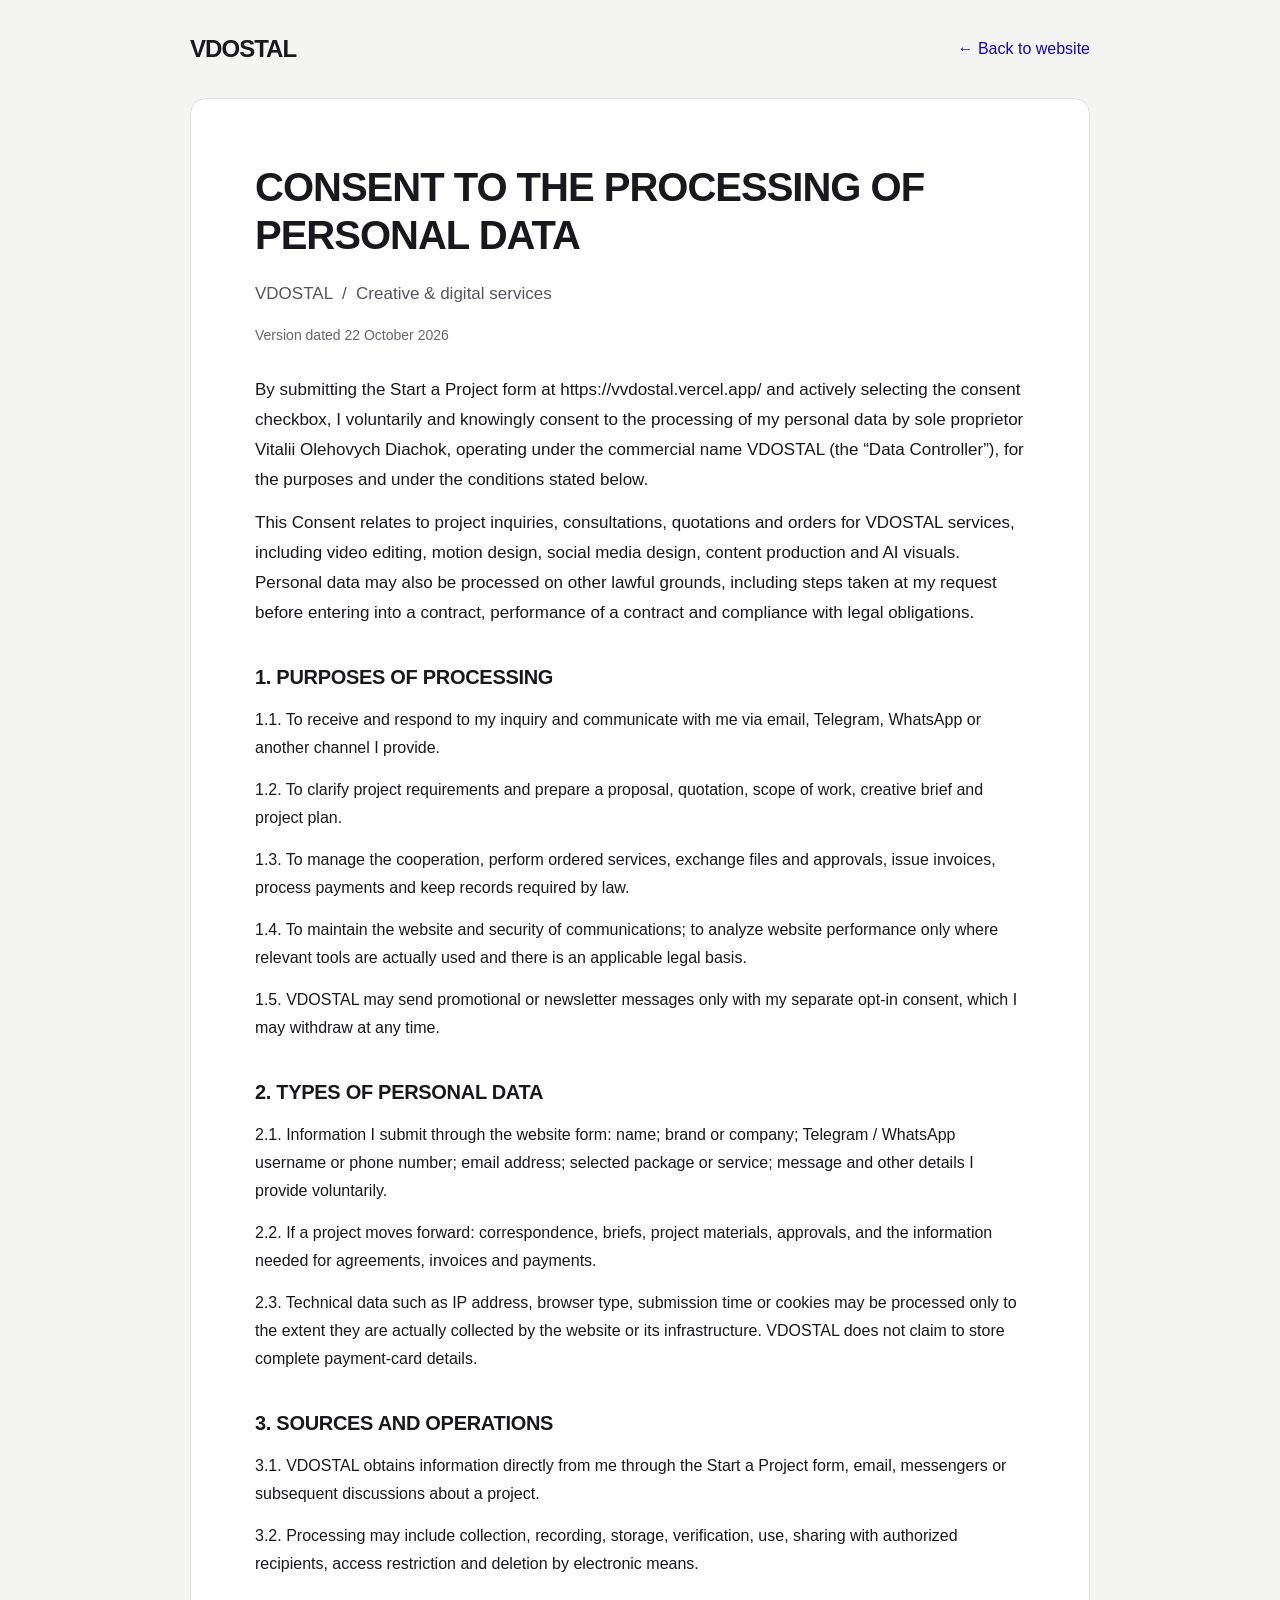
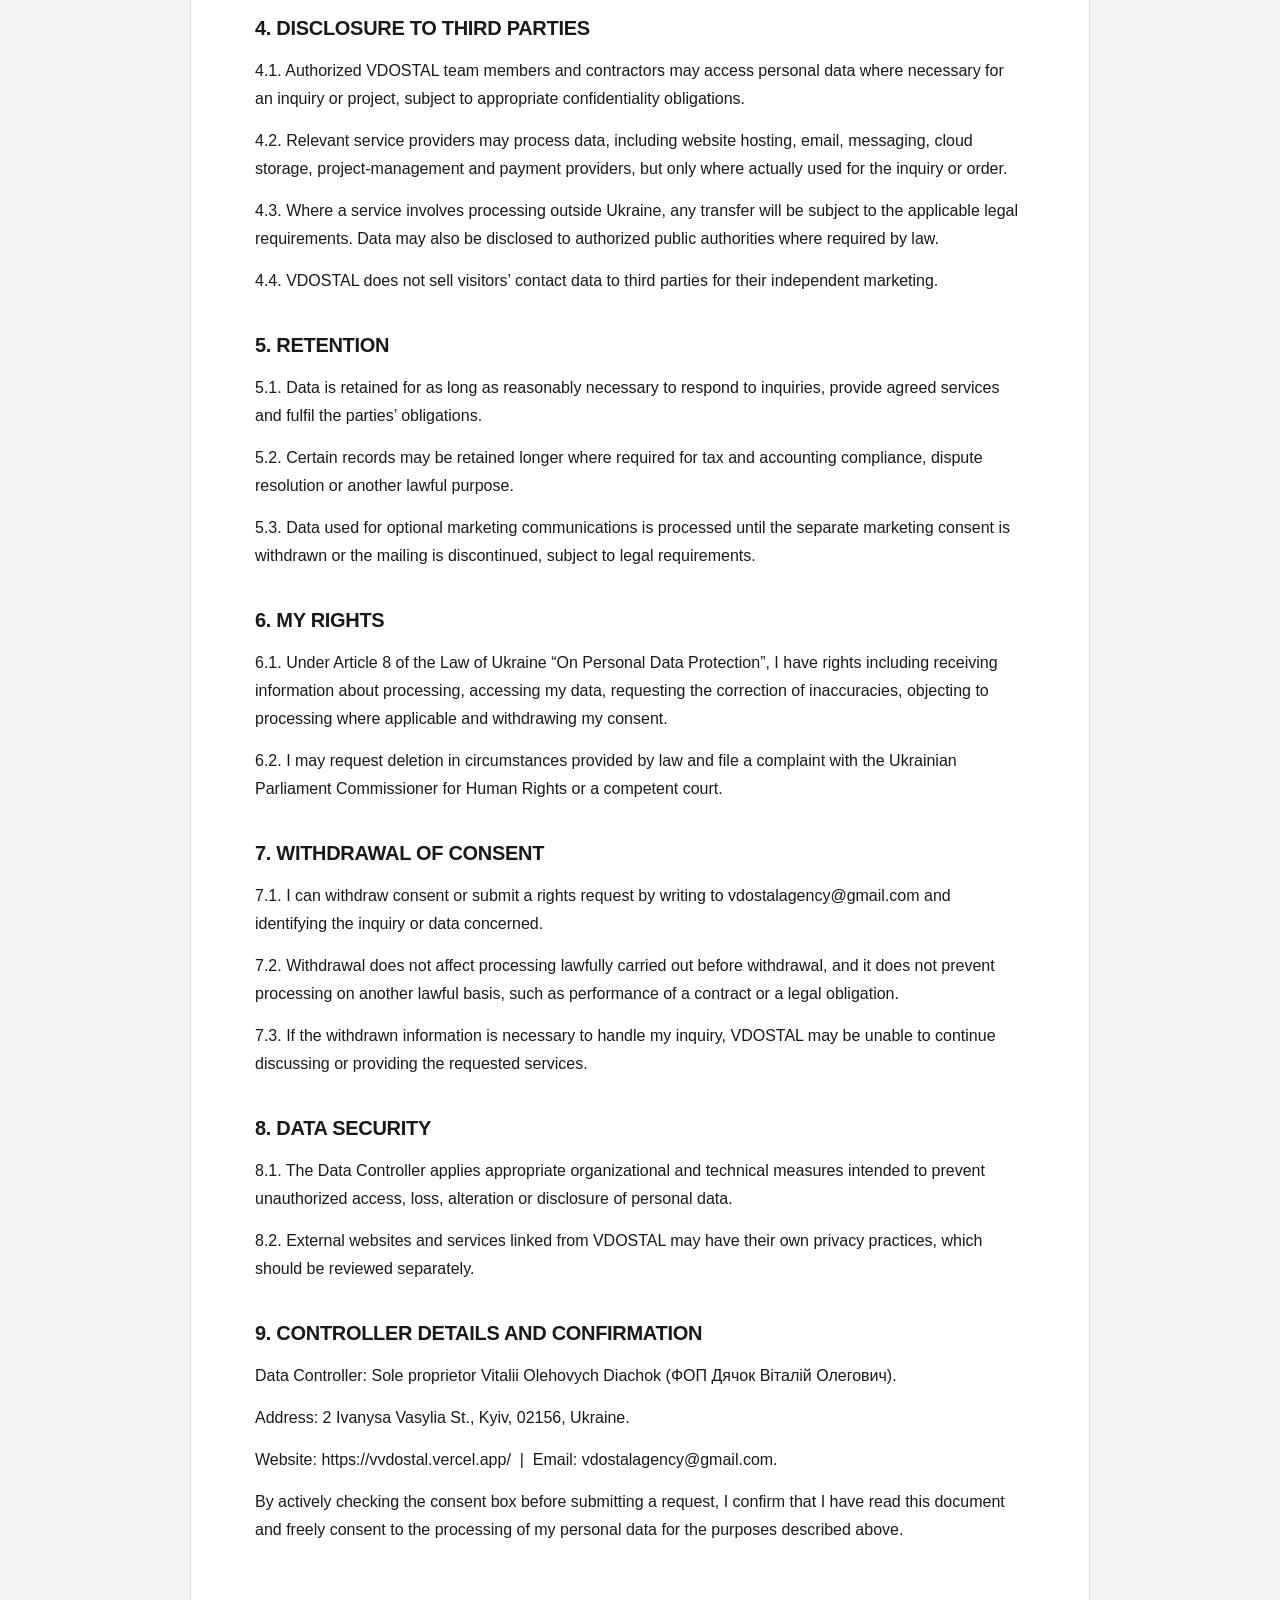
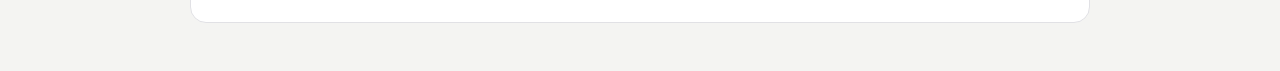
<file: legal/data-processing-consent-en.html>
<!doctype html>
<html lang="en">
<head>
  <meta charset="utf-8">
  <meta name="viewport" content="width=device-width, initial-scale=1">
  <title>CONSENT TO THE PROCESSING OF PERSONAL DATA — VDOSTAL</title>
  <link rel="icon" type="image/svg+xml" href="../assets/img/favicon.svg">
  <link rel="stylesheet" href="../assets/css/legal.css?v=1">
</head>
<body>
  <header class="document-nav"><a class="document-brand" href="../index.html">VDOSTAL</a><a href="../index.html">← Back to website</a></header>
  <main><article class="document">
<h1>CONSENT TO THE PROCESSING OF PERSONAL DATA</h1>
<p class="document-subtitle">VDOSTAL  /  Creative &amp; digital services</p>
<p class="document-date">Version dated 22 October 2026</p>
<p class="document-lead">By submitting the Start a Project form at https://vvdostal.vercel.app/ and actively selecting the consent checkbox, I voluntarily and knowingly consent to the processing of my personal data by sole proprietor Vitalii Olehovych Diachok, operating under the commercial name VDOSTAL (the “Data Controller”), for the purposes and under the conditions stated below.</p>
<p class="document-lead">This Consent relates to project inquiries, consultations, quotations and orders for VDOSTAL services, including video editing, motion design, social media design, content production and AI visuals. Personal data may also be processed on other lawful grounds, including steps taken at my request before entering into a contract, performance of a contract and compliance with legal obligations.</p>
<h2>1. PURPOSES OF PROCESSING</h2>
<p>1.1. To receive and respond to my inquiry and communicate with me via email, Telegram, WhatsApp or another channel I provide.</p>
<p>1.2. To clarify project requirements and prepare a proposal, quotation, scope of work, creative brief and project plan.</p>
<p>1.3. To manage the cooperation, perform ordered services, exchange files and approvals, issue invoices, process payments and keep records required by law.</p>
<p>1.4. To maintain the website and security of communications; to analyze website performance only where relevant tools are actually used and there is an applicable legal basis.</p>
<p>1.5. VDOSTAL may send promotional or newsletter messages only with my separate opt-in consent, which I may withdraw at any time.</p>
<h2>2. TYPES OF PERSONAL DATA</h2>
<p>2.1. Information I submit through the website form: name; brand or company; Telegram / WhatsApp username or phone number; email address; selected package or service; message and other details I provide voluntarily.</p>
<p>2.2. If a project moves forward: correspondence, briefs, project materials, approvals, and the information needed for agreements, invoices and payments.</p>
<p>2.3. Technical data such as IP address, browser type, submission time or cookies may be processed only to the extent they are actually collected by the website or its infrastructure. VDOSTAL does not claim to store complete payment-card details.</p>
<h2>3. SOURCES AND OPERATIONS</h2>
<p>3.1. VDOSTAL obtains information directly from me through the Start a Project form, email, messengers or subsequent discussions about a project.</p>
<p>3.2. Processing may include collection, recording, storage, verification, use, sharing with authorized recipients, access restriction and deletion by electronic means.</p>
<h2>4. DISCLOSURE TO THIRD PARTIES</h2>
<p>4.1. Authorized VDOSTAL team members and contractors may access personal data where necessary for an inquiry or project, subject to appropriate confidentiality obligations.</p>
<p>4.2. Relevant service providers may process data, including website hosting, email, messaging, cloud storage, project-management and payment providers, but only where actually used for the inquiry or order.</p>
<p>4.3. Where a service involves processing outside Ukraine, any transfer will be subject to the applicable legal requirements. Data may also be disclosed to authorized public authorities where required by law.</p>
<p>4.4. VDOSTAL does not sell visitors’ contact data to third parties for their independent marketing.</p>
<h2>5. RETENTION</h2>
<p>5.1. Data is retained for as long as reasonably necessary to respond to inquiries, provide agreed services and fulfil the parties’ obligations.</p>
<p>5.2. Certain records may be retained longer where required for tax and accounting compliance, dispute resolution or another lawful purpose.</p>
<p>5.3. Data used for optional marketing communications is processed until the separate marketing consent is withdrawn or the mailing is discontinued, subject to legal requirements.</p>
<h2>6. MY RIGHTS</h2>
<p>6.1. Under Article 8 of the Law of Ukraine “On Personal Data Protection”, I have rights including receiving information about processing, accessing my data, requesting the correction of inaccuracies, objecting to processing where applicable and withdrawing my consent.</p>
<p>6.2. I may request deletion in circumstances provided by law and file a complaint with the Ukrainian Parliament Commissioner for Human Rights or a competent court.</p>
<h2>7. WITHDRAWAL OF CONSENT</h2>
<p>7.1. I can withdraw consent or submit a rights request by writing to vdostalagency@gmail.com and identifying the inquiry or data concerned.</p>
<p>7.2. Withdrawal does not affect processing lawfully carried out before withdrawal, and it does not prevent processing on another lawful basis, such as performance of a contract or a legal obligation.</p>
<p>7.3. If the withdrawn information is necessary to handle my inquiry, VDOSTAL may be unable to continue discussing or providing the requested services.</p>
<h2>8. DATA SECURITY</h2>
<p>8.1. The Data Controller applies appropriate organizational and technical measures intended to prevent unauthorized access, loss, alteration or disclosure of personal data.</p>
<p>8.2. External websites and services linked from VDOSTAL may have their own privacy practices, which should be reviewed separately.</p>
<h2>9. CONTROLLER DETAILS AND CONFIRMATION</h2>
<p>Data Controller: Sole proprietor Vitalii Olehovych Diachok (ФОП Дячок Віталій Олегович).</p>
<p>Address: 2 Ivanysa Vasylia St., Kyiv, 02156, Ukraine.</p>
<p>Website: https://vvdostal.vercel.app/  |  Email: vdostalagency@gmail.com.</p>
<p>By actively checking the consent box before submitting a request, I confirm that I have read this document and freely consent to the processing of my personal data for the purposes described above.</p>
  </article></main>
</body>
</html>
</file>
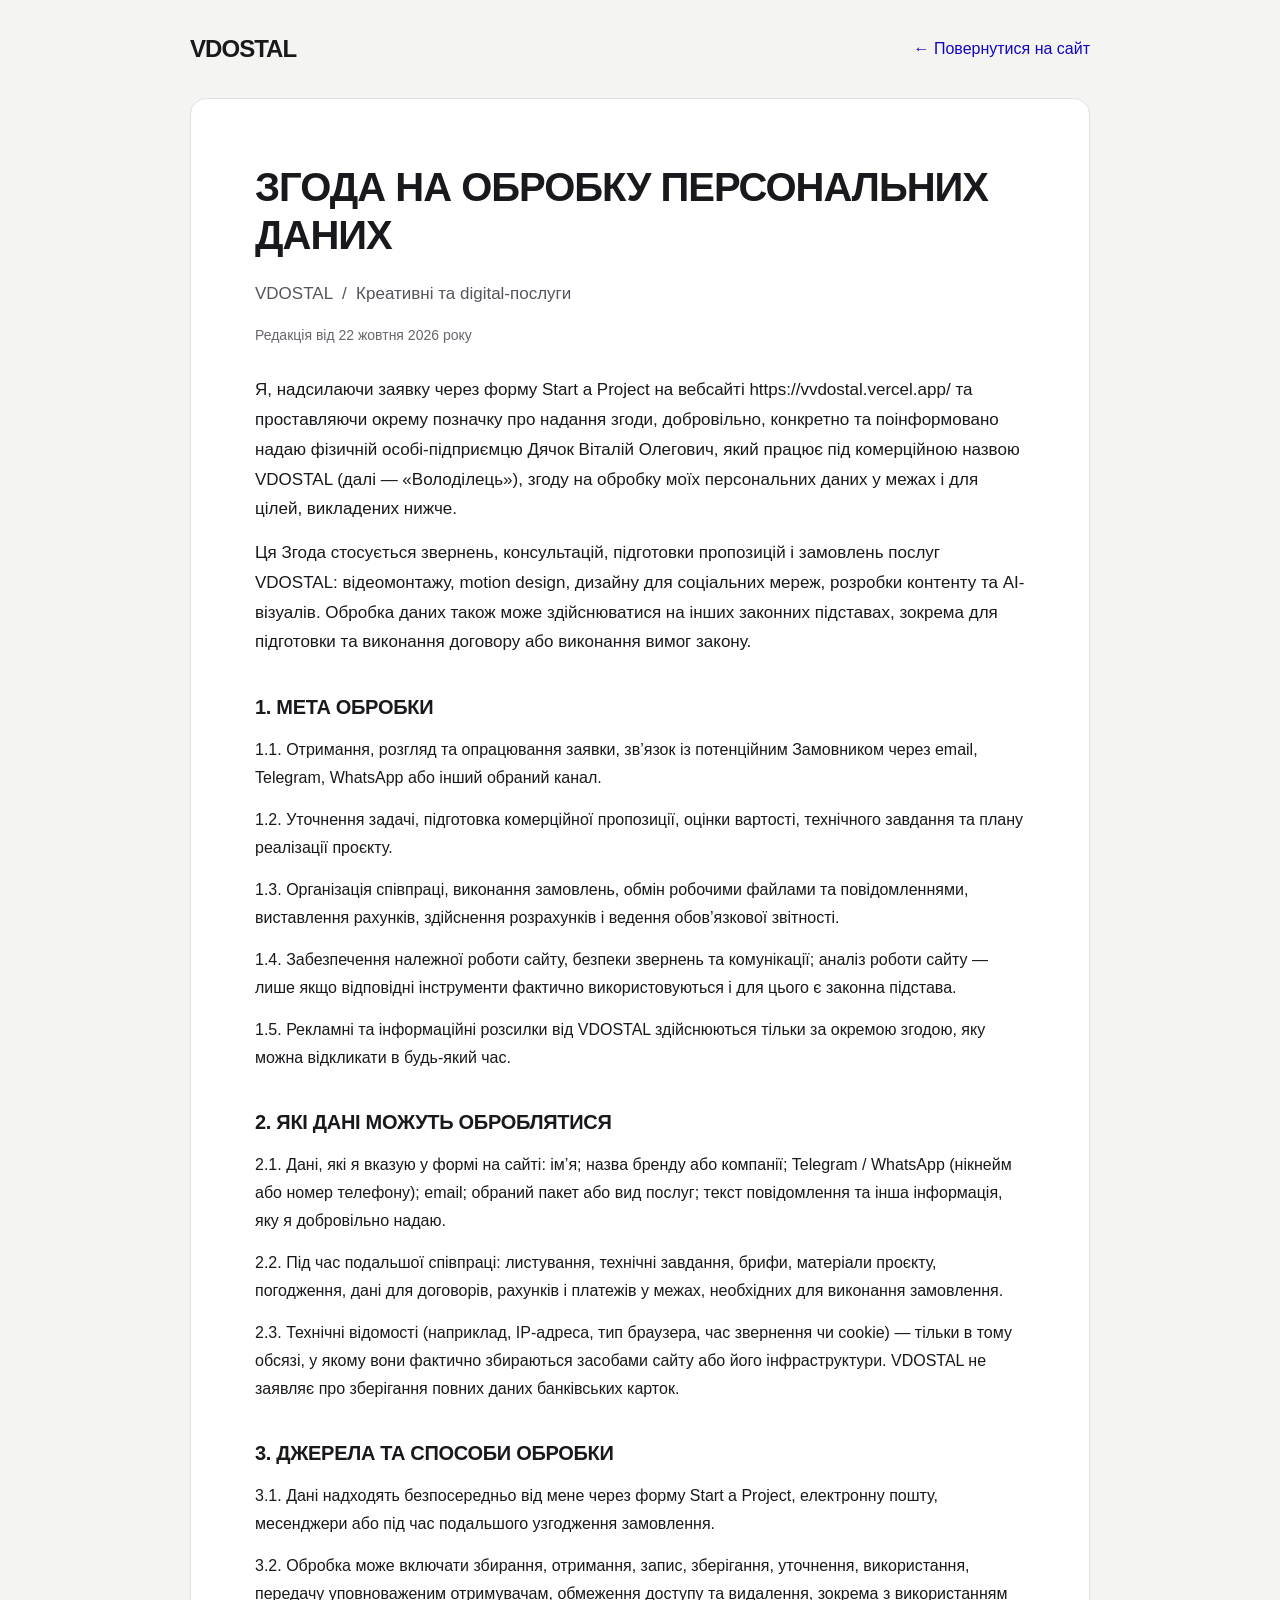
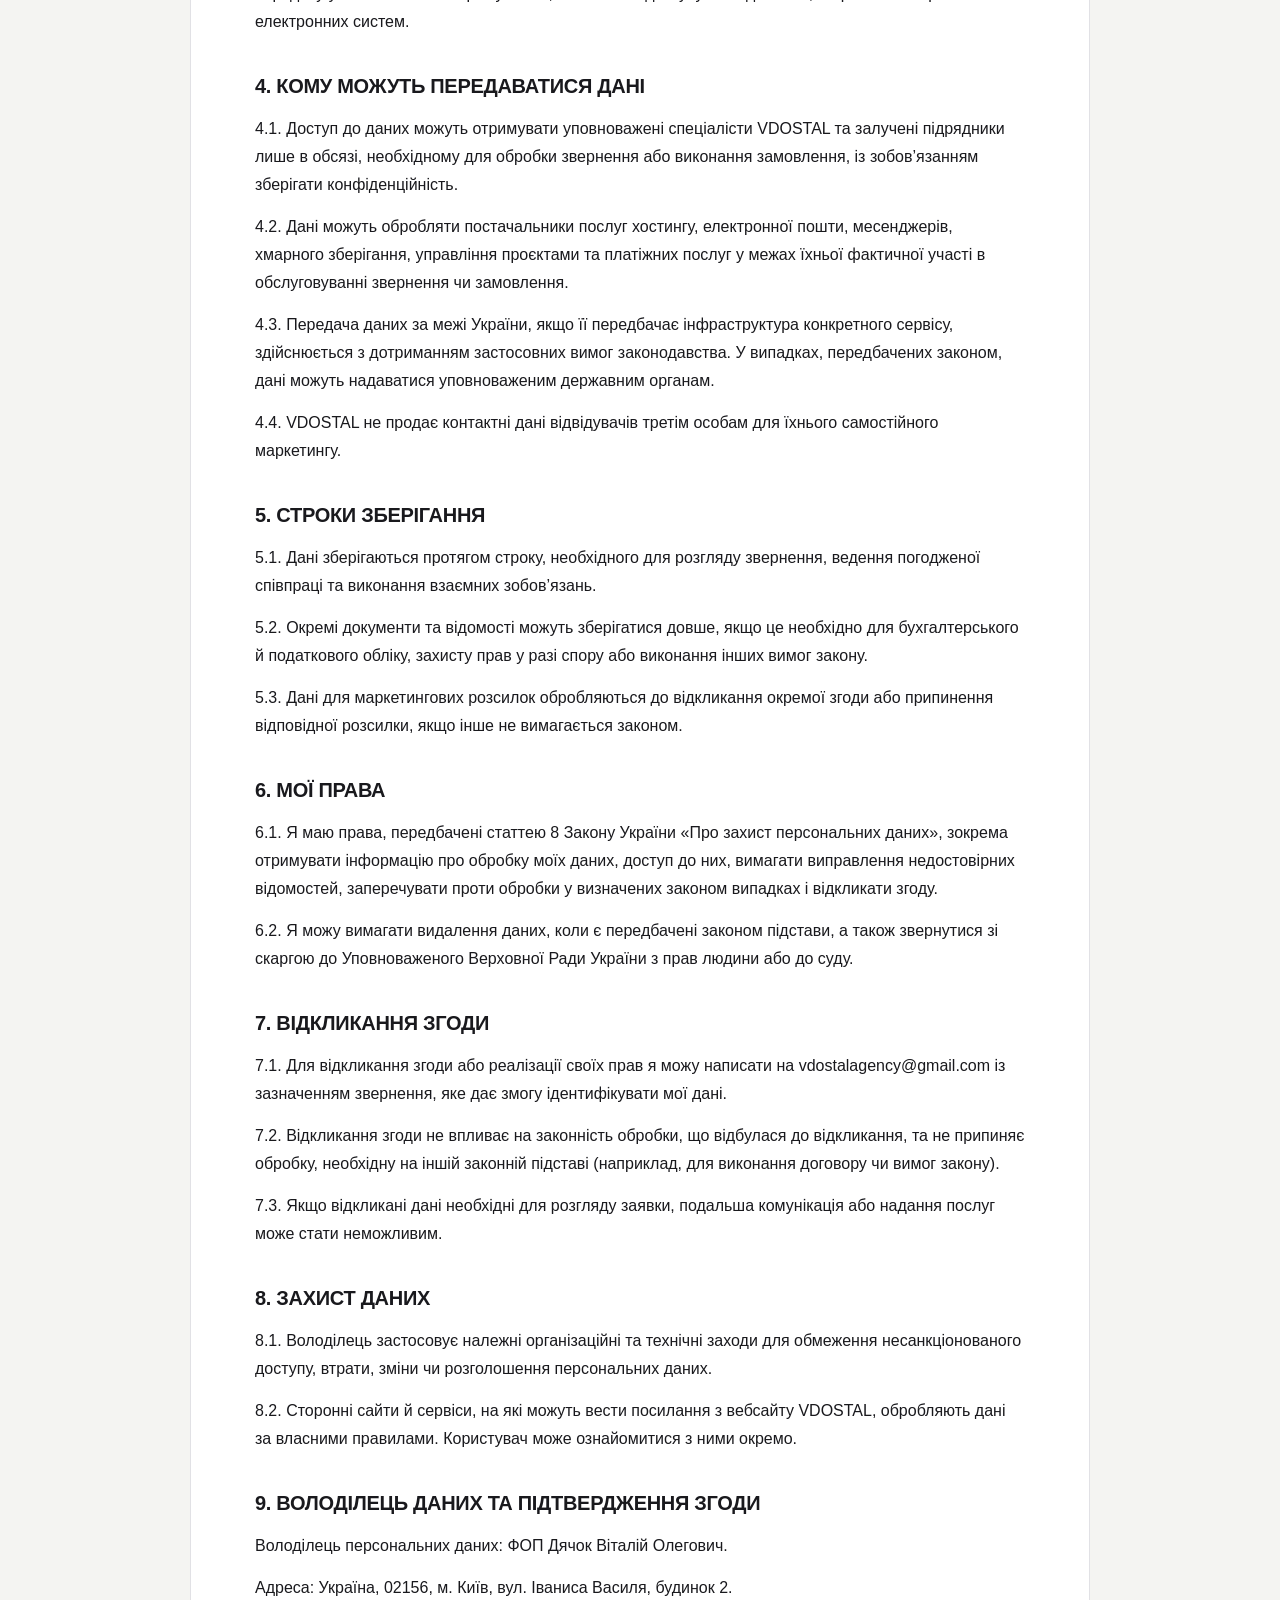
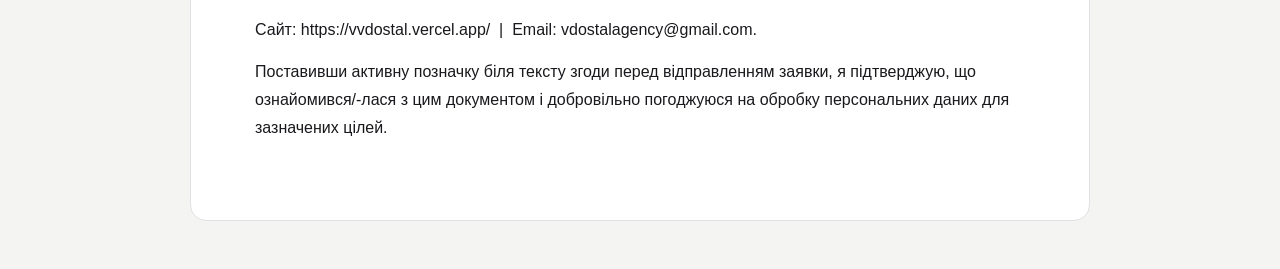
<file: legal/data-processing-consent-uk.html>
<!doctype html>
<html lang="uk">
<head>
  <meta charset="utf-8">
  <meta name="viewport" content="width=device-width, initial-scale=1">
  <title>ЗГОДА НА ОБРОБКУ ПЕРСОНАЛЬНИХ ДАНИХ — VDOSTAL</title>
  <link rel="icon" type="image/svg+xml" href="../assets/img/favicon.svg">
  <link rel="stylesheet" href="../assets/css/legal.css?v=1">
</head>
<body>
  <header class="document-nav"><a class="document-brand" href="../index.html">VDOSTAL</a><a href="../index.html">← Повернутися на сайт</a></header>
  <main><article class="document">
<h1>ЗГОДА НА ОБРОБКУ ПЕРСОНАЛЬНИХ ДАНИХ</h1>
<p class="document-subtitle">VDOSTAL  /  Креативні та digital-послуги</p>
<p class="document-date">Редакція від 22 жовтня 2026 року</p>
<p class="document-lead">Я, надсилаючи заявку через форму Start a Project на вебсайті https://vvdostal.vercel.app/ та проставляючи окрему позначку про надання згоди, добровільно, конкретно та поінформовано надаю фізичній особі-підприємцю Дячок Віталій Олегович, який працює під комерційною назвою VDOSTAL (далі — «Володілець»), згоду на обробку моїх персональних даних у межах і для цілей, викладених нижче.</p>
<p class="document-lead">Ця Згода стосується звернень, консультацій, підготовки пропозицій і замовлень послуг VDOSTAL: відеомонтажу, motion design, дизайну для соціальних мереж, розробки контенту та AI-візуалів. Обробка даних також може здійснюватися на інших законних підставах, зокрема для підготовки та виконання договору або виконання вимог закону.</p>
<h2>1. МЕТА ОБРОБКИ</h2>
<p>1.1. Отримання, розгляд та опрацювання заявки, зв’язок із потенційним Замовником через email, Telegram, WhatsApp або інший обраний канал.</p>
<p>1.2. Уточнення задачі, підготовка комерційної пропозиції, оцінки вартості, технічного завдання та плану реалізації проєкту.</p>
<p>1.3. Організація співпраці, виконання замовлень, обмін робочими файлами та повідомленнями, виставлення рахунків, здійснення розрахунків і ведення обов’язкової звітності.</p>
<p>1.4. Забезпечення належної роботи сайту, безпеки звернень та комунікації; аналіз роботи сайту — лише якщо відповідні інструменти фактично використовуються і для цього є законна підстава.</p>
<p>1.5. Рекламні та інформаційні розсилки від VDOSTAL здійснюються тільки за окремою згодою, яку можна відкликати в будь-який час.</p>
<h2>2. ЯКІ ДАНІ МОЖУТЬ ОБРОБЛЯТИСЯ</h2>
<p>2.1. Дані, які я вказую у формі на сайті: ім’я; назва бренду або компанії; Telegram / WhatsApp (нікнейм або номер телефону); email; обраний пакет або вид послуг; текст повідомлення та інша інформація, яку я добровільно надаю.</p>
<p>2.2. Під час подальшої співпраці: листування, технічні завдання, брифи, матеріали проєкту, погодження, дані для договорів, рахунків і платежів у межах, необхідних для виконання замовлення.</p>
<p>2.3. Технічні відомості (наприклад, IP-адреса, тип браузера, час звернення чи cookie) — тільки в тому обсязі, у якому вони фактично збираються засобами сайту або його інфраструктури. VDOSTAL не заявляє про зберігання повних даних банківських карток.</p>
<h2>3. ДЖЕРЕЛА ТА СПОСОБИ ОБРОБКИ</h2>
<p>3.1. Дані надходять безпосередньо від мене через форму Start a Project, електронну пошту, месенджери або під час подальшого узгодження замовлення.</p>
<p>3.2. Обробка може включати збирання, отримання, запис, зберігання, уточнення, використання, передачу уповноваженим отримувачам, обмеження доступу та видалення, зокрема з використанням електронних систем.</p>
<h2>4. КОМУ МОЖУТЬ ПЕРЕДАВАТИСЯ ДАНІ</h2>
<p>4.1. Доступ до даних можуть отримувати уповноважені спеціалісти VDOSTAL та залучені підрядники лише в обсязі, необхідному для обробки звернення або виконання замовлення, із зобов’язанням зберігати конфіденційність.</p>
<p>4.2. Дані можуть обробляти постачальники послуг хостингу, електронної пошти, месенджерів, хмарного зберігання, управління проєктами та платіжних послуг у межах їхньої фактичної участі в обслуговуванні звернення чи замовлення.</p>
<p>4.3. Передача даних за межі України, якщо її передбачає інфраструктура конкретного сервісу, здійснюється з дотриманням застосовних вимог законодавства. У випадках, передбачених законом, дані можуть надаватися уповноваженим державним органам.</p>
<p>4.4. VDOSTAL не продає контактні дані відвідувачів третім особам для їхнього самостійного маркетингу.</p>
<h2>5. СТРОКИ ЗБЕРІГАННЯ</h2>
<p>5.1. Дані зберігаються протягом строку, необхідного для розгляду звернення, ведення погодженої співпраці та виконання взаємних зобов’язань.</p>
<p>5.2. Окремі документи та відомості можуть зберігатися довше, якщо це необхідно для бухгалтерського й податкового обліку, захисту прав у разі спору або виконання інших вимог закону.</p>
<p>5.3. Дані для маркетингових розсилок обробляються до відкликання окремої згоди або припинення відповідної розсилки, якщо інше не вимагається законом.</p>
<h2>6. МОЇ ПРАВА</h2>
<p>6.1. Я маю права, передбачені статтею 8 Закону України «Про захист персональних даних», зокрема отримувати інформацію про обробку моїх даних, доступ до них, вимагати виправлення недостовірних відомостей, заперечувати проти обробки у визначених законом випадках і відкликати згоду.</p>
<p>6.2. Я можу вимагати видалення даних, коли є передбачені законом підстави, а також звернутися зі скаргою до Уповноваженого Верховної Ради України з прав людини або до суду.</p>
<h2>7. ВІДКЛИКАННЯ ЗГОДИ</h2>
<p>7.1. Для відкликання згоди або реалізації своїх прав я можу написати на vdostalagency@gmail.com із зазначенням звернення, яке дає змогу ідентифікувати мої дані.</p>
<p>7.2. Відкликання згоди не впливає на законність обробки, що відбулася до відкликання, та не припиняє обробку, необхідну на іншій законній підставі (наприклад, для виконання договору чи вимог закону).</p>
<p>7.3. Якщо відкликані дані необхідні для розгляду заявки, подальша комунікація або надання послуг може стати неможливим.</p>
<h2>8. ЗАХИСТ ДАНИХ</h2>
<p>8.1. Володілець застосовує належні організаційні та технічні заходи для обмеження несанкціонованого доступу, втрати, зміни чи розголошення персональних даних.</p>
<p>8.2. Сторонні сайти й сервіси, на які можуть вести посилання з вебсайту VDOSTAL, обробляють дані за власними правилами. Користувач може ознайомитися з ними окремо.</p>
<h2>9. ВОЛОДІЛЕЦЬ ДАНИХ ТА ПІДТВЕРДЖЕННЯ ЗГОДИ</h2>
<p>Володілець персональних даних: ФОП Дячок Віталій Олегович.</p>
<p>Адреса: Україна, 02156, м. Київ, вул. Іваниса Василя, будинок 2.</p>
<p>Сайт: https://vvdostal.vercel.app/  |  Email: vdostalagency@gmail.com.</p>
<p>Поставивши активну позначку біля тексту згоди перед відправленням заявки, я підтверджую, що ознайомився/-лася з цим документом і добровільно погоджуюся на обробку персональних даних для зазначених цілей.</p>
  </article></main>
</body>
</html>
</file>
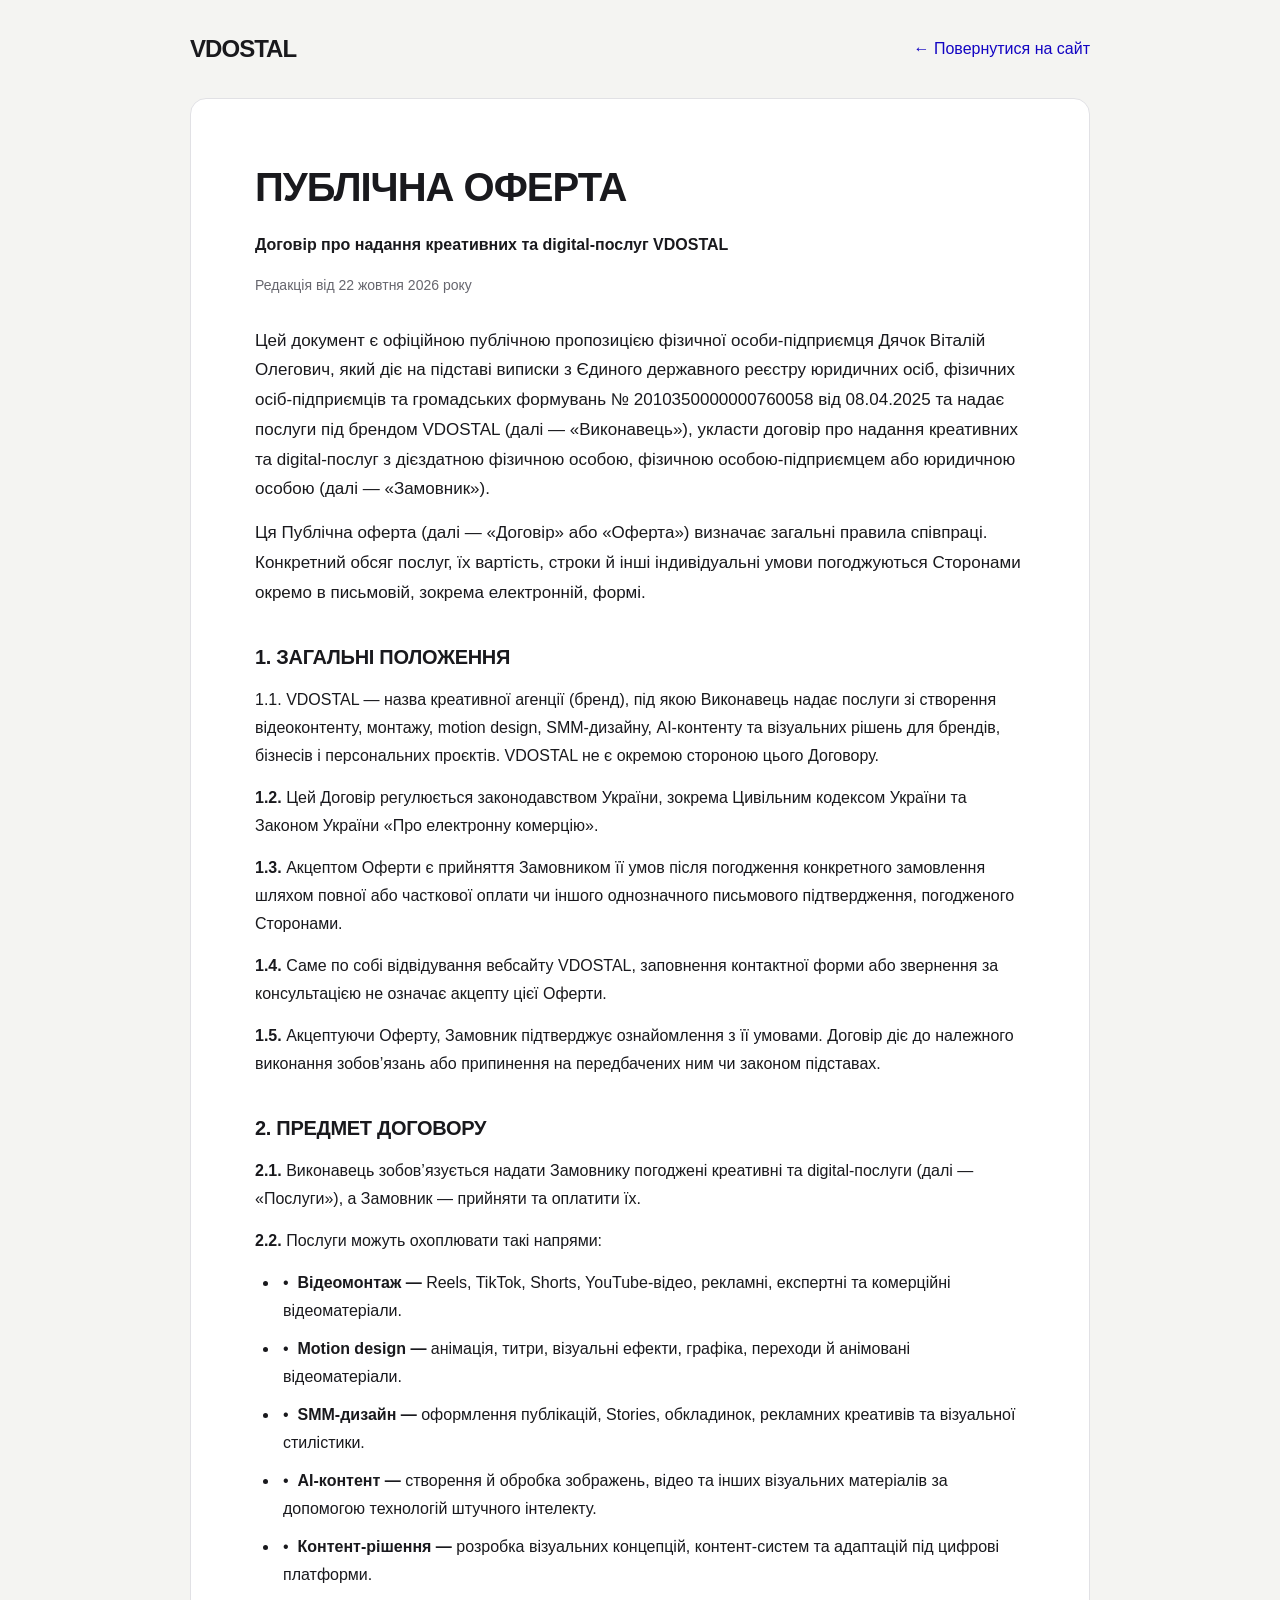
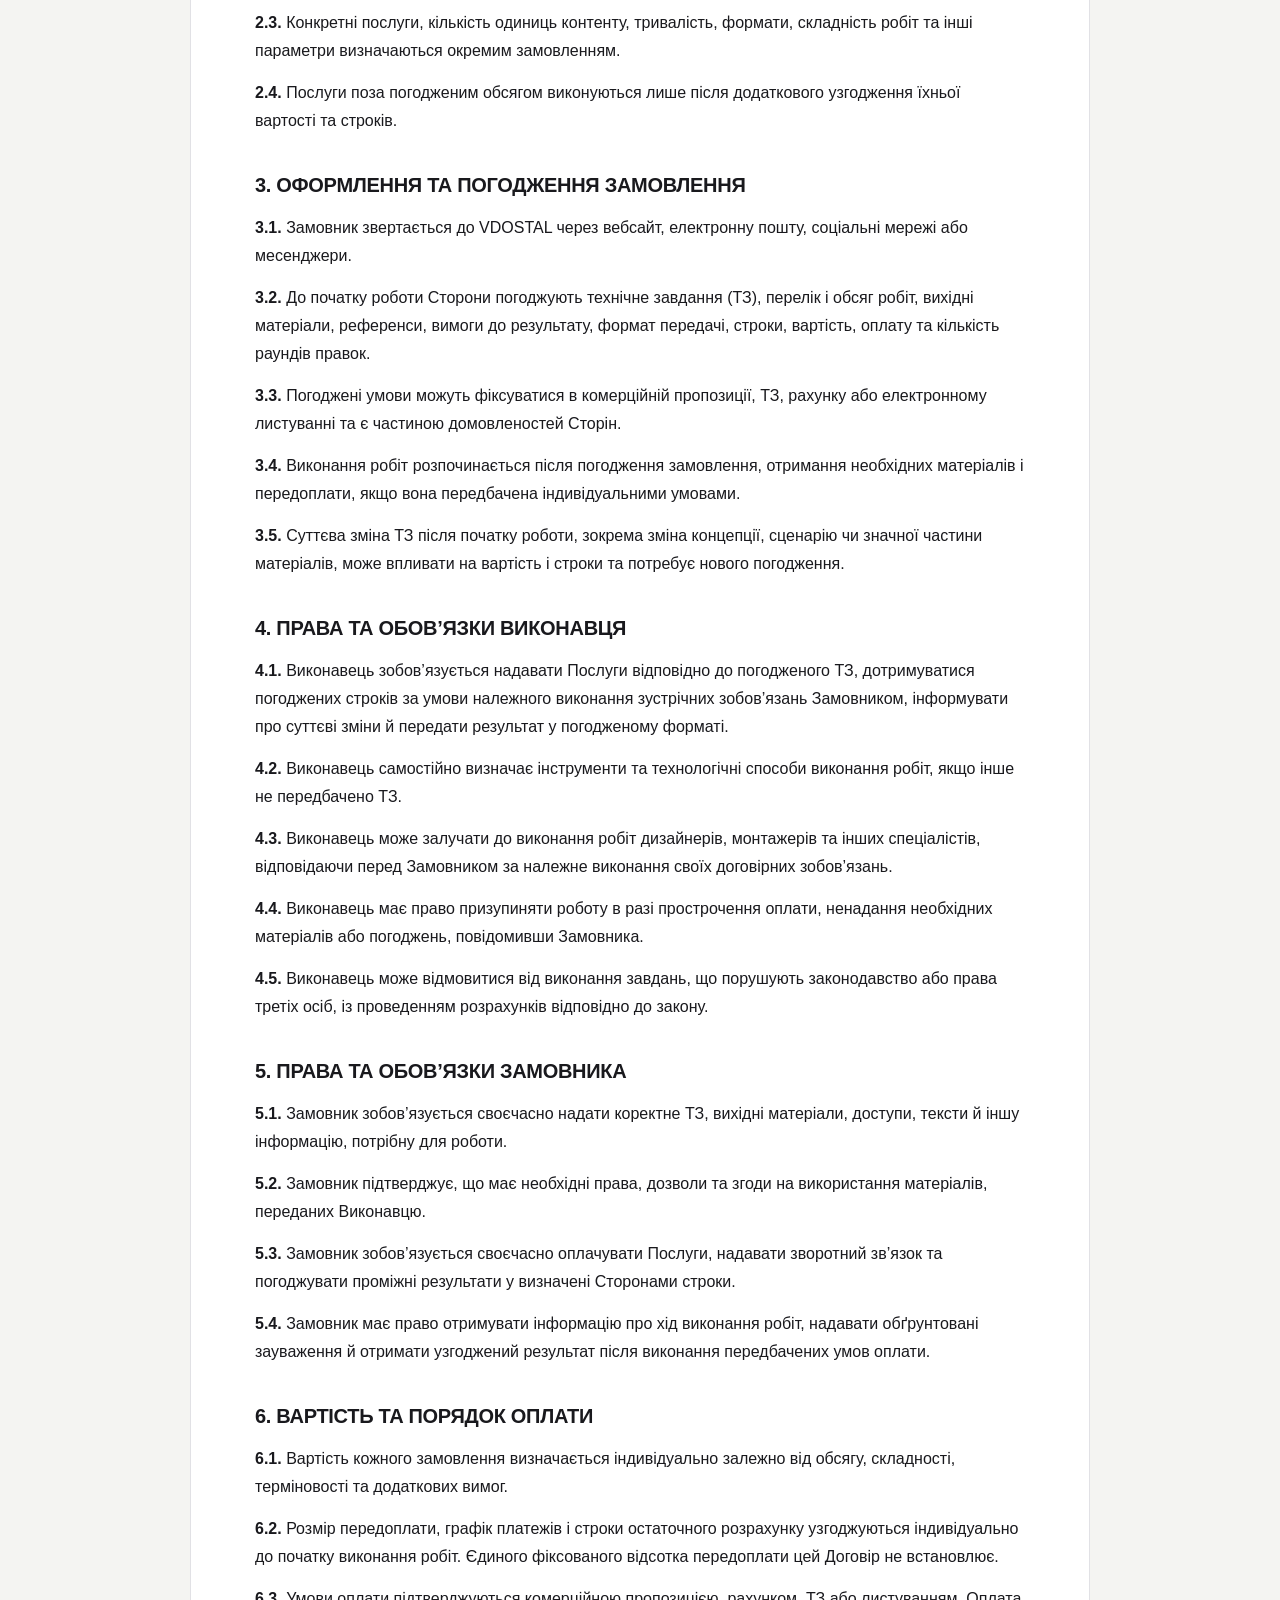
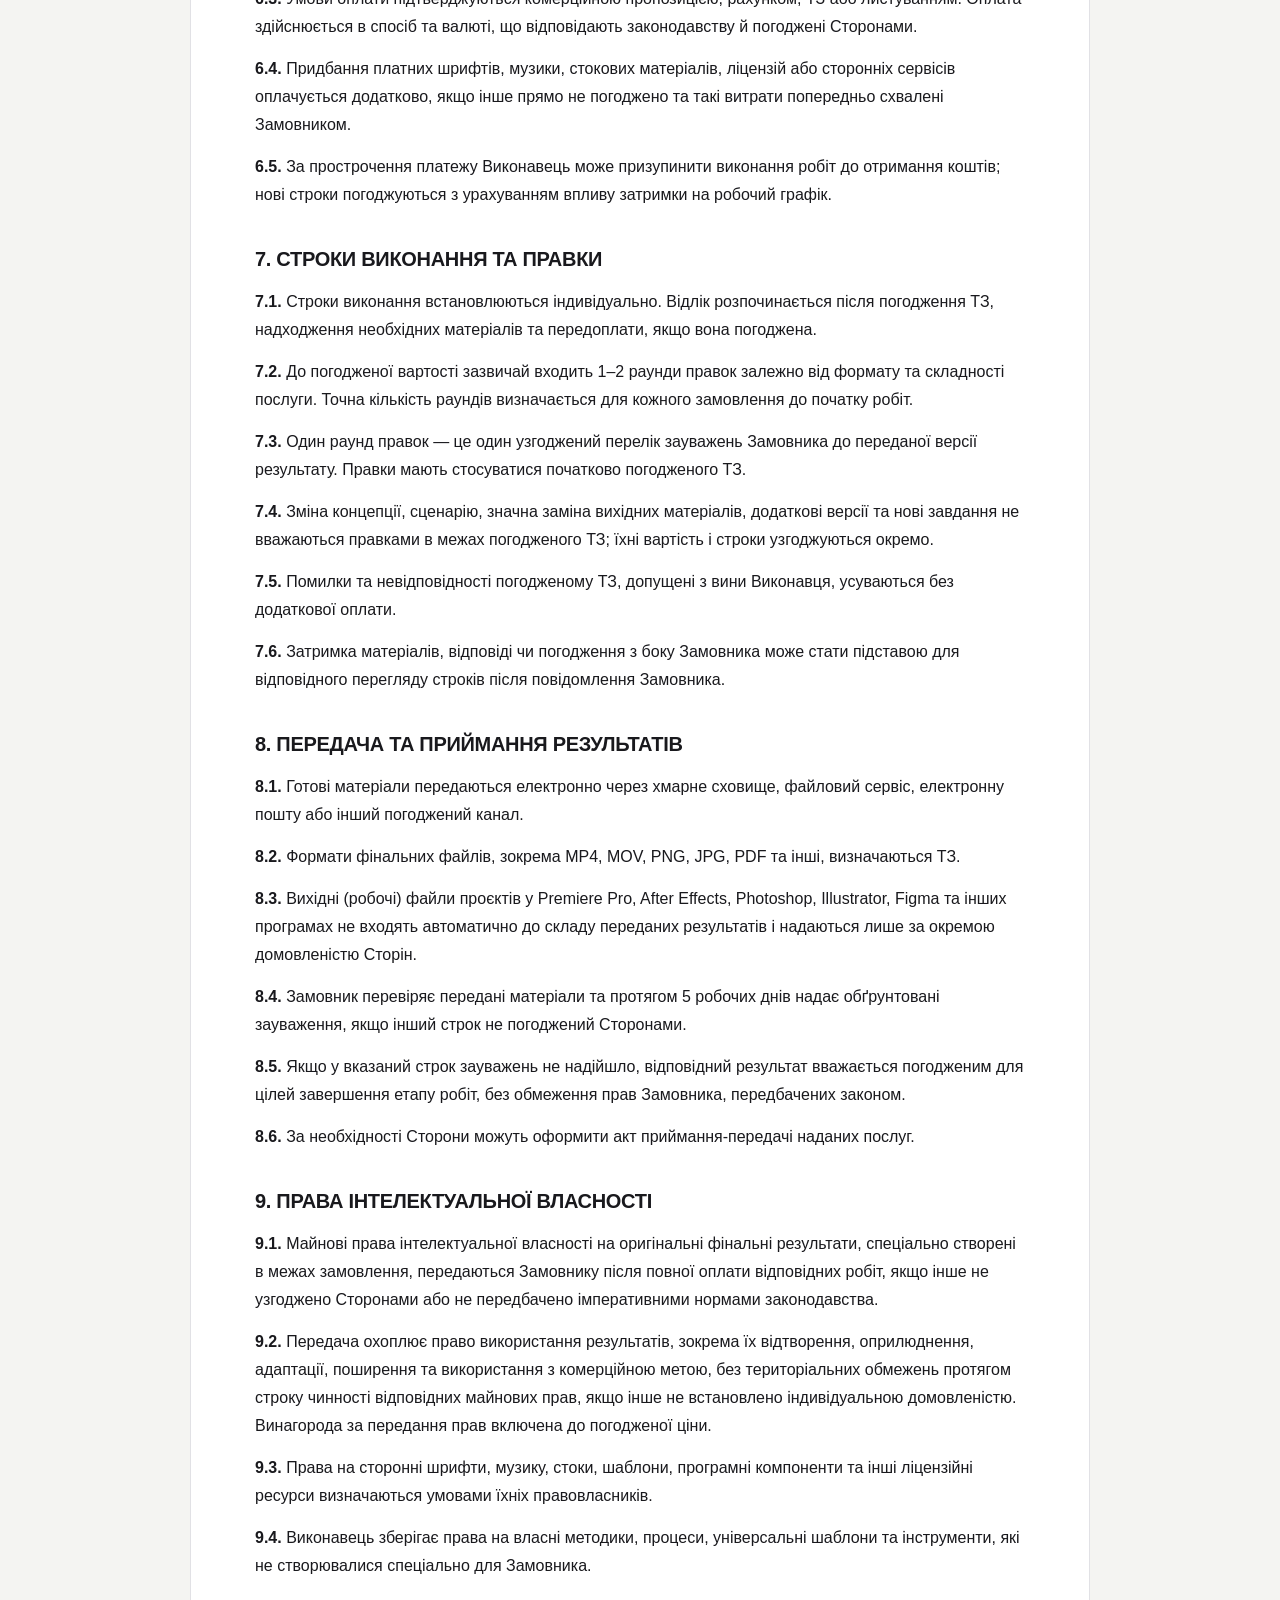
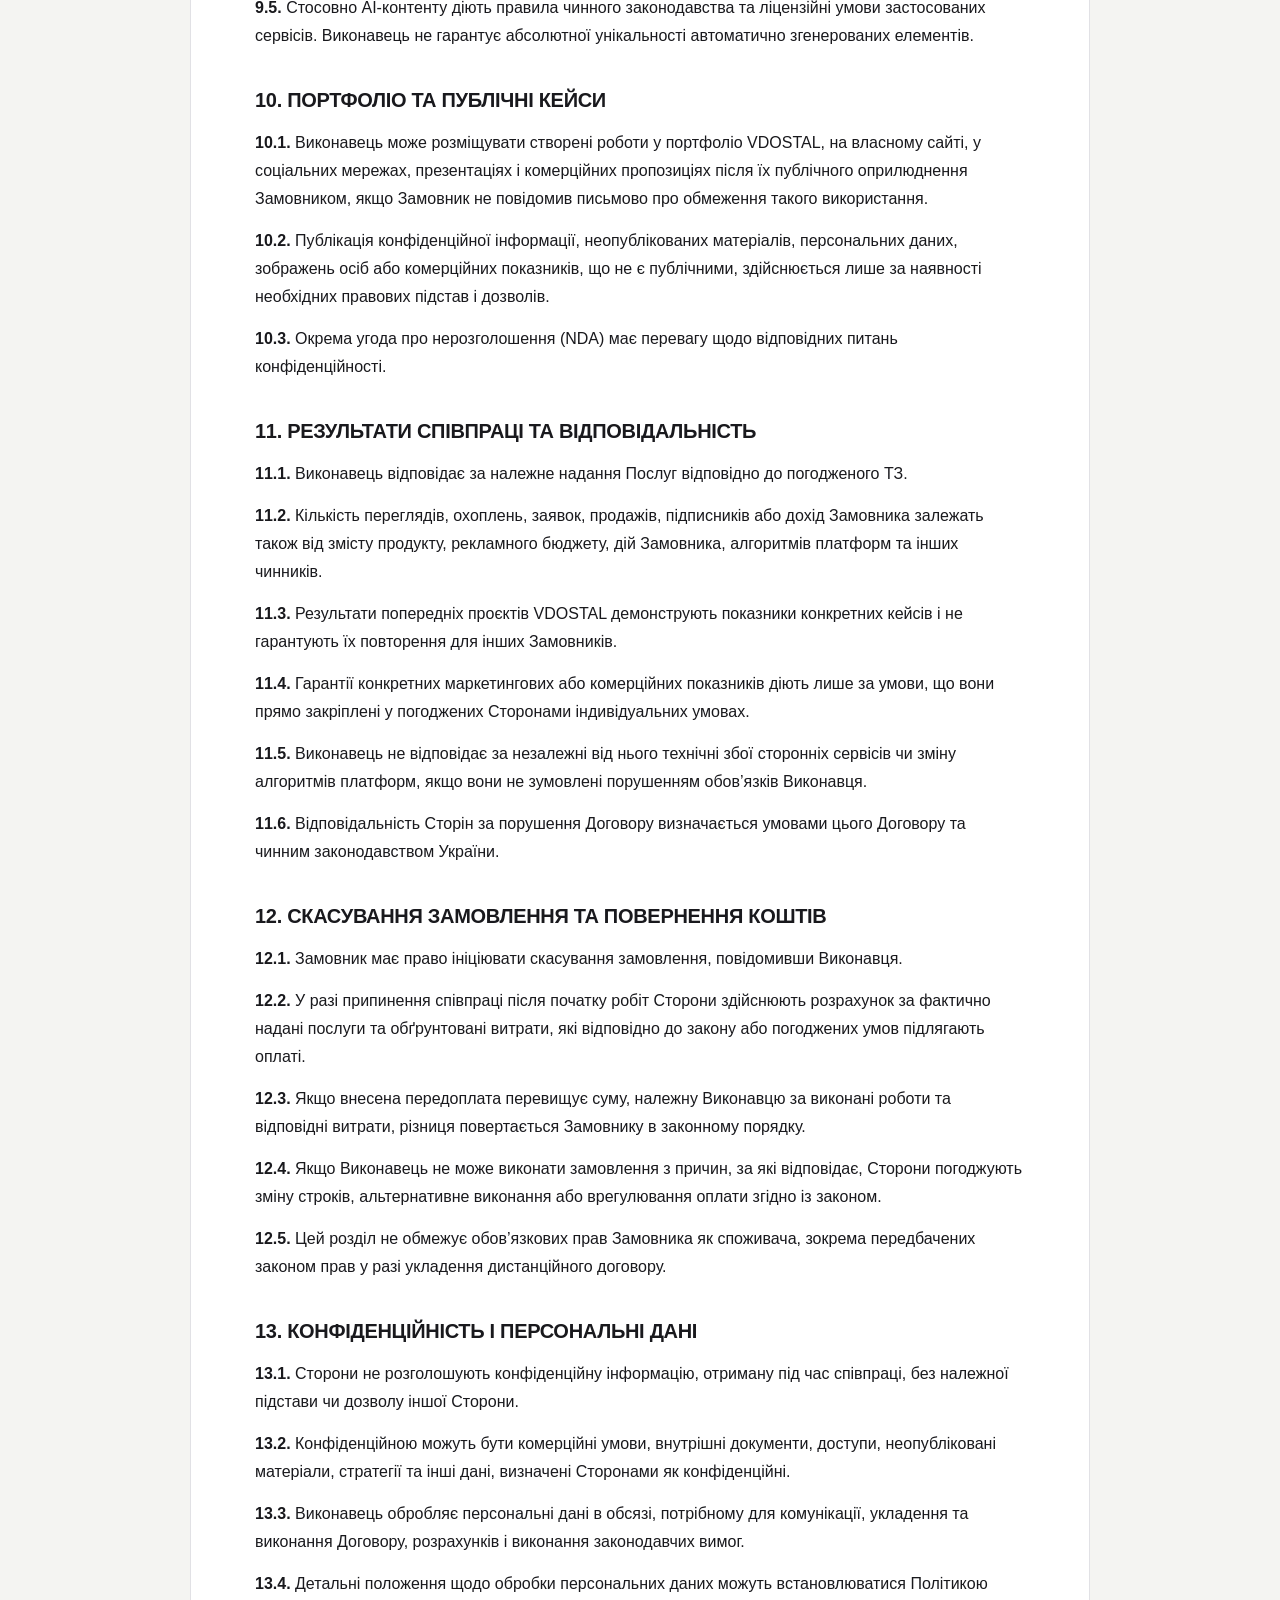
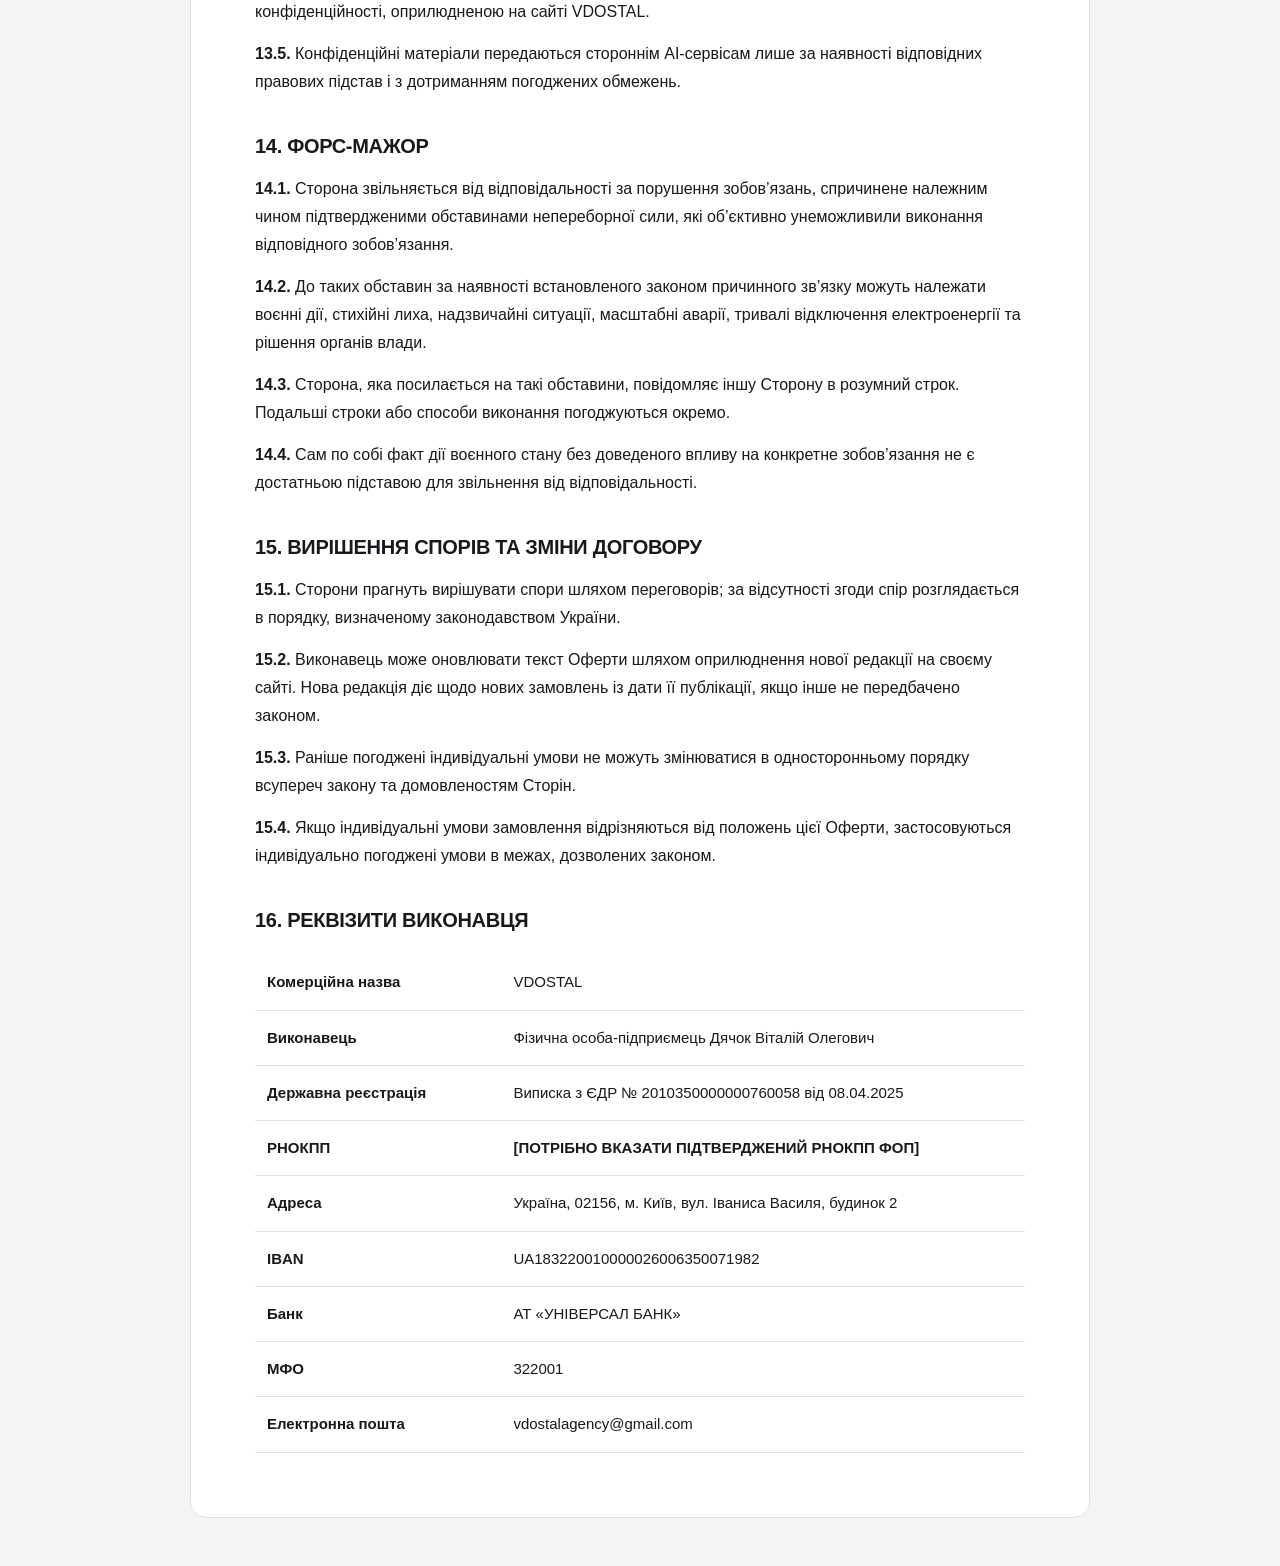
<file: legal/public-offer.html>
<!doctype html>
<html lang="uk">
<head>
  <meta charset="utf-8">
  <meta name="viewport" content="width=device-width, initial-scale=1">
  <title>ПУБЛІЧНА ОФЕРТА — VDOSTAL</title>
  <link rel="icon" type="image/svg+xml" href="../assets/img/favicon.svg">
  <link rel="stylesheet" href="../assets/css/legal.css?v=1">
</head>
<body>
  <header class="document-nav"><a class="document-brand" href="../index.html">VDOSTAL</a><a href="../index.html">← Повернутися на сайт</a></header>
  <main><article class="document">
<h1>ПУБЛІЧНА ОФЕРТА</h1>
<p><strong>Договір про надання креативних та digital-послуг VDOSTAL</strong></p>
<p class="document-date">Редакція від 22 жовтня 2026 року</p>
<p class="document-lead">Цей документ є офіційною публічною пропозицією фізичної особи-підприємця Дячок Віталій Олегович, який діє на підставі виписки з Єдиного державного реєстру юридичних осіб, фізичних осіб-підприємців та громадських формувань № 2010350000000760058 від 08.04.2025 та надає послуги під брендом VDOSTAL (далі — «Виконавець»), укласти договір про надання креативних та digital-послуг з дієздатною фізичною особою, фізичною особою-підприємцем або юридичною особою (далі — «Замовник»).</p>
<p class="document-lead">Ця Публічна оферта (далі — «Договір» або «Оферта») визначає загальні правила співпраці. Конкретний обсяг послуг, їх вартість, строки й інші індивідуальні умови погоджуються Сторонами окремо в письмовій, зокрема електронній, формі.</p>
<h2>1. ЗАГАЛЬНІ ПОЛОЖЕННЯ</h2>
<p>1.1. VDOSTAL — назва креативної агенції (бренд), під якою Виконавець надає послуги зі створення відеоконтенту, монтажу, motion design, SMM-дизайну, AI-контенту та візуальних рішень для брендів, бізнесів і персональних проєктів. VDOSTAL не є окремою стороною цього Договору.</p>
<p><strong>1.2. </strong>Цей Договір регулюється законодавством України, зокрема Цивільним кодексом України та Законом України «Про електронну комерцію».</p>
<p><strong>1.3. </strong>Акцептом Оферти є прийняття Замовником її умов після погодження конкретного замовлення шляхом повної або часткової оплати чи іншого однозначного письмового підтвердження, погодженого Сторонами.</p>
<p><strong>1.4. </strong>Саме по собі відвідування вебсайту VDOSTAL, заповнення контактної форми або звернення за консультацією не означає акцепту цієї Оферти.</p>
<p><strong>1.5. </strong>Акцептуючи Оферту, Замовник підтверджує ознайомлення з її умовами. Договір діє до належного виконання зобов’язань або припинення на передбачених ним чи законом підставах.</p>
<h2>2. ПРЕДМЕТ ДОГОВОРУ</h2>
<p><strong>2.1. </strong>Виконавець зобов’язується надати Замовнику погоджені креативні та digital-послуги (далі — «Послуги»), а Замовник — прийняти та оплатити їх.</p>
<p><strong>2.2. </strong>Послуги можуть охоплювати такі напрями:</p>
<ul><li>•  <strong>Відеомонтаж — </strong>Reels, TikTok, Shorts, YouTube-відео, рекламні, експертні та комерційні відеоматеріали.</li><li>•  <strong>Motion design — </strong>анімація, титри, візуальні ефекти, графіка, переходи й анімовані відеоматеріали.</li><li>•  <strong>SMM-дизайн — </strong>оформлення публікацій, Stories, обкладинок, рекламних креативів та візуальної стилістики.</li><li>•  <strong>AI-контент — </strong>створення й обробка зображень, відео та інших візуальних матеріалів за допомогою технологій штучного інтелекту.</li><li>•  <strong>Контент-рішення — </strong>розробка візуальних концепцій, контент-систем та адаптацій під цифрові платформи.</li></ul>
<p><strong>2.3. </strong>Конкретні послуги, кількість одиниць контенту, тривалість, формати, складність робіт та інші параметри визначаються окремим замовленням.</p>
<p><strong>2.4. </strong>Послуги поза погодженим обсягом виконуються лише після додаткового узгодження їхньої вартості та строків.</p>
<h2>3. ОФОРМЛЕННЯ ТА ПОГОДЖЕННЯ ЗАМОВЛЕННЯ</h2>
<p><strong>3.1. </strong>Замовник звертається до VDOSTAL через вебсайт, електронну пошту, соціальні мережі або месенджери.</p>
<p><strong>3.2. </strong>До початку роботи Сторони погоджують технічне завдання (ТЗ), перелік і обсяг робіт, вихідні матеріали, референси, вимоги до результату, формат передачі, строки, вартість, оплату та кількість раундів правок.</p>
<p><strong>3.3. </strong>Погоджені умови можуть фіксуватися в комерційній пропозиції, ТЗ, рахунку або електронному листуванні та є частиною домовленостей Сторін.</p>
<p><strong>3.4. </strong>Виконання робіт розпочинається після погодження замовлення, отримання необхідних матеріалів і передоплати, якщо вона передбачена індивідуальними умовами.</p>
<p><strong>3.5. </strong>Суттєва зміна ТЗ після початку роботи, зокрема зміна концепції, сценарію чи значної частини матеріалів, може впливати на вартість і строки та потребує нового погодження.</p>
<h2>4. ПРАВА ТА ОБОВ’ЯЗКИ ВИКОНАВЦЯ</h2>
<p><strong>4.1. </strong>Виконавець зобов’язується надавати Послуги відповідно до погодженого ТЗ, дотримуватися погоджених строків за умови належного виконання зустрічних зобов’язань Замовником, інформувати про суттєві зміни й передати результат у погодженому форматі.</p>
<p><strong>4.2. </strong>Виконавець самостійно визначає інструменти та технологічні способи виконання робіт, якщо інше не передбачено ТЗ.</p>
<p><strong>4.3. </strong>Виконавець може залучати до виконання робіт дизайнерів, монтажерів та інших спеціалістів, відповідаючи перед Замовником за належне виконання своїх договірних зобов’язань.</p>
<p><strong>4.4. </strong>Виконавець має право призупиняти роботу в разі прострочення оплати, ненадання необхідних матеріалів або погоджень, повідомивши Замовника.</p>
<p><strong>4.5. </strong>Виконавець може відмовитися від виконання завдань, що порушують законодавство або права третіх осіб, із проведенням розрахунків відповідно до закону.</p>
<h2>5. ПРАВА ТА ОБОВ’ЯЗКИ ЗАМОВНИКА</h2>
<p><strong>5.1. </strong>Замовник зобов’язується своєчасно надати коректне ТЗ, вихідні матеріали, доступи, тексти й іншу інформацію, потрібну для роботи.</p>
<p><strong>5.2. </strong>Замовник підтверджує, що має необхідні права, дозволи та згоди на використання матеріалів, переданих Виконавцю.</p>
<p><strong>5.3. </strong>Замовник зобов’язується своєчасно оплачувати Послуги, надавати зворотний зв’язок та погоджувати проміжні результати у визначені Сторонами строки.</p>
<p><strong>5.4. </strong>Замовник має право отримувати інформацію про хід виконання робіт, надавати обґрунтовані зауваження й отримати узгоджений результат після виконання передбачених умов оплати.</p>
<h2>6. ВАРТІСТЬ ТА ПОРЯДОК ОПЛАТИ</h2>
<p><strong>6.1. </strong>Вартість кожного замовлення визначається індивідуально залежно від обсягу, складності, терміновості та додаткових вимог.</p>
<p><strong>6.2. </strong>Розмір передоплати, графік платежів і строки остаточного розрахунку узгоджуються індивідуально до початку виконання робіт. Єдиного фіксованого відсотка передоплати цей Договір не встановлює.</p>
<p><strong>6.3. </strong>Умови оплати підтверджуються комерційною пропозицією, рахунком, ТЗ або листуванням. Оплата здійснюється в спосіб та валюті, що відповідають законодавству й погоджені Сторонами.</p>
<p><strong>6.4. </strong>Придбання платних шрифтів, музики, стокових матеріалів, ліцензій або сторонніх сервісів оплачується додатково, якщо інше прямо не погоджено та такі витрати попередньо схвалені Замовником.</p>
<p><strong>6.5. </strong>За прострочення платежу Виконавець може призупинити виконання робіт до отримання коштів; нові строки погоджуються з урахуванням впливу затримки на робочий графік.</p>
<h2>7. СТРОКИ ВИКОНАННЯ ТА ПРАВКИ</h2>
<p><strong>7.1. </strong>Строки виконання встановлюються індивідуально. Відлік розпочинається після погодження ТЗ, надходження необхідних матеріалів та передоплати, якщо вона погоджена.</p>
<p><strong>7.2. </strong>До погодженої вартості зазвичай входить 1–2 раунди правок залежно від формату та складності послуги. Точна кількість раундів визначається для кожного замовлення до початку робіт.</p>
<p><strong>7.3. </strong>Один раунд правок — це один узгоджений перелік зауважень Замовника до переданої версії результату. Правки мають стосуватися початково погодженого ТЗ.</p>
<p><strong>7.4. </strong>Зміна концепції, сценарію, значна заміна вихідних матеріалів, додаткові версії та нові завдання не вважаються правками в межах погодженого ТЗ; їхні вартість і строки узгоджуються окремо.</p>
<p><strong>7.5. </strong>Помилки та невідповідності погодженому ТЗ, допущені з вини Виконавця, усуваються без додаткової оплати.</p>
<p><strong>7.6. </strong>Затримка матеріалів, відповіді чи погодження з боку Замовника може стати підставою для відповідного перегляду строків після повідомлення Замовника.</p>
<h2>8. ПЕРЕДАЧА ТА ПРИЙМАННЯ РЕЗУЛЬТАТІВ</h2>
<p><strong>8.1. </strong>Готові матеріали передаються електронно через хмарне сховище, файловий сервіс, електронну пошту або інший погоджений канал.</p>
<p><strong>8.2. </strong>Формати фінальних файлів, зокрема MP4, MOV, PNG, JPG, PDF та інші, визначаються ТЗ.</p>
<p><strong>8.3. </strong>Вихідні (робочі) файли проєктів у Premiere Pro, After Effects, Photoshop, Illustrator, Figma та інших програмах не входять автоматично до складу переданих результатів і надаються лише за окремою домовленістю Сторін.</p>
<p><strong>8.4. </strong>Замовник перевіряє передані матеріали та протягом 5 робочих днів надає обґрунтовані зауваження, якщо інший строк не погоджений Сторонами.</p>
<p><strong>8.5. </strong>Якщо у вказаний строк зауважень не надійшло, відповідний результат вважається погодженим для цілей завершення етапу робіт, без обмеження прав Замовника, передбачених законом.</p>
<p><strong>8.6. </strong>За необхідності Сторони можуть оформити акт приймання-передачі наданих послуг.</p>
<h2>9. ПРАВА ІНТЕЛЕКТУАЛЬНОЇ ВЛАСНОСТІ</h2>
<p><strong>9.1. </strong>Майнові права інтелектуальної власності на оригінальні фінальні результати, спеціально створені в межах замовлення, передаються Замовнику після повної оплати відповідних робіт, якщо інше не узгоджено Сторонами або не передбачено імперативними нормами законодавства.</p>
<p><strong>9.2. </strong>Передача охоплює право використання результатів, зокрема їх відтворення, оприлюднення, адаптації, поширення та використання з комерційною метою, без територіальних обмежень протягом строку чинності відповідних майнових прав, якщо інше не встановлено індивідуальною домовленістю. Винагорода за передання прав включена до погодженої ціни.</p>
<p><strong>9.3. </strong>Права на сторонні шрифти, музику, стоки, шаблони, програмні компоненти та інші ліцензійні ресурси визначаються умовами їхніх правовласників.</p>
<p><strong>9.4. </strong>Виконавець зберігає права на власні методики, процеси, універсальні шаблони та інструменти, які не створювалися спеціально для Замовника.</p>
<p><strong>9.5. </strong>Стосовно AI-контенту діють правила чинного законодавства та ліцензійні умови застосованих сервісів. Виконавець не гарантує абсолютної унікальності автоматично згенерованих елементів.</p>
<h2>10. ПОРТФОЛІО ТА ПУБЛІЧНІ КЕЙСИ</h2>
<p><strong>10.1. </strong>Виконавець може розміщувати створені роботи у портфоліо VDOSTAL, на власному сайті, у соціальних мережах, презентаціях і комерційних пропозиціях після їх публічного оприлюднення Замовником, якщо Замовник не повідомив письмово про обмеження такого використання.</p>
<p><strong>10.2. </strong>Публікація конфіденційної інформації, неопублікованих матеріалів, персональних даних, зображень осіб або комерційних показників, що не є публічними, здійснюється лише за наявності необхідних правових підстав і дозволів.</p>
<p><strong>10.3. </strong>Окрема угода про нерозголошення (NDA) має перевагу щодо відповідних питань конфіденційності.</p>
<h2>11. РЕЗУЛЬТАТИ СПІВПРАЦІ ТА ВІДПОВІДАЛЬНІСТЬ</h2>
<p><strong>11.1. </strong>Виконавець відповідає за належне надання Послуг відповідно до погодженого ТЗ.</p>
<p><strong>11.2. </strong>Кількість переглядів, охоплень, заявок, продажів, підписників або дохід Замовника залежать також від змісту продукту, рекламного бюджету, дій Замовника, алгоритмів платформ та інших чинників.</p>
<p><strong>11.3. </strong>Результати попередніх проєктів VDOSTAL демонструють показники конкретних кейсів і не гарантують їх повторення для інших Замовників.</p>
<p><strong>11.4. </strong>Гарантії конкретних маркетингових або комерційних показників діють лише за умови, що вони прямо закріплені у погоджених Сторонами індивідуальних умовах.</p>
<p><strong>11.5. </strong>Виконавець не відповідає за незалежні від нього технічні збої сторонніх сервісів чи зміну алгоритмів платформ, якщо вони не зумовлені порушенням обов’язків Виконавця.</p>
<p><strong>11.6. </strong>Відповідальність Сторін за порушення Договору визначається умовами цього Договору та чинним законодавством України.</p>
<h2>12. СКАСУВАННЯ ЗАМОВЛЕННЯ ТА ПОВЕРНЕННЯ КОШТІВ</h2>
<p><strong>12.1. </strong>Замовник має право ініціювати скасування замовлення, повідомивши Виконавця.</p>
<p><strong>12.2. </strong>У разі припинення співпраці після початку робіт Сторони здійснюють розрахунок за фактично надані послуги та обґрунтовані витрати, які відповідно до закону або погоджених умов підлягають оплаті.</p>
<p><strong>12.3. </strong>Якщо внесена передоплата перевищує суму, належну Виконавцю за виконані роботи та відповідні витрати, різниця повертається Замовнику в законному порядку.</p>
<p><strong>12.4. </strong>Якщо Виконавець не може виконати замовлення з причин, за які відповідає, Сторони погоджують зміну строків, альтернативне виконання або врегулювання оплати згідно із законом.</p>
<p><strong>12.5. </strong>Цей розділ не обмежує обов’язкових прав Замовника як споживача, зокрема передбачених законом прав у разі укладення дистанційного договору.</p>
<h2>13. КОНФІДЕНЦІЙНІСТЬ І ПЕРСОНАЛЬНІ ДАНІ</h2>
<p><strong>13.1. </strong>Сторони не розголошують конфіденційну інформацію, отриману під час співпраці, без належної підстави чи дозволу іншої Сторони.</p>
<p><strong>13.2. </strong>Конфіденційною можуть бути комерційні умови, внутрішні документи, доступи, неопубліковані матеріали, стратегії та інші дані, визначені Сторонами як конфіденційні.</p>
<p><strong>13.3. </strong>Виконавець обробляє персональні дані в обсязі, потрібному для комунікації, укладення та виконання Договору, розрахунків і виконання законодавчих вимог.</p>
<p><strong>13.4. </strong>Детальні положення щодо обробки персональних даних можуть встановлюватися Політикою конфіденційності, оприлюдненою на сайті VDOSTAL.</p>
<p><strong>13.5. </strong>Конфіденційні матеріали передаються стороннім AI-сервісам лише за наявності відповідних правових підстав і з дотриманням погоджених обмежень.</p>
<h2>14. ФОРС-МАЖОР</h2>
<p><strong>14.1. </strong>Сторона звільняється від відповідальності за порушення зобов’язань, спричинене належним чином підтвердженими обставинами непереборної сили, які об’єктивно унеможливили виконання відповідного зобов’язання.</p>
<p><strong>14.2. </strong>До таких обставин за наявності встановленого законом причинного зв’язку можуть належати воєнні дії, стихійні лиха, надзвичайні ситуації, масштабні аварії, тривалі відключення електроенергії та рішення органів влади.</p>
<p><strong>14.3. </strong>Сторона, яка посилається на такі обставини, повідомляє іншу Сторону в розумний строк. Подальші строки або способи виконання погоджуються окремо.</p>
<p><strong>14.4. </strong>Сам по собі факт дії воєнного стану без доведеного впливу на конкретне зобов’язання не є достатньою підставою для звільнення від відповідальності.</p>
<h2>15. ВИРІШЕННЯ СПОРІВ ТА ЗМІНИ ДОГОВОРУ</h2>
<p><strong>15.1. </strong>Сторони прагнуть вирішувати спори шляхом переговорів; за відсутності згоди спір розглядається в порядку, визначеному законодавством України.</p>
<p><strong>15.2. </strong>Виконавець може оновлювати текст Оферти шляхом оприлюднення нової редакції на своєму сайті. Нова редакція діє щодо нових замовлень із дати її публікації, якщо інше не передбачено законом.</p>
<p><strong>15.3. </strong>Раніше погоджені індивідуальні умови не можуть змінюватися в односторонньому порядку всупереч закону та домовленостям Сторін.</p>
<p><strong>15.4. </strong>Якщо індивідуальні умови замовлення відрізняються від положень цієї Оферти, застосовуються індивідуально погоджені умови в межах, дозволених законом.</p>
<h2>16. РЕКВІЗИТИ ВИКОНАВЦЯ</h2>
<div class="document-table"><table><tbody><tr><th scope="row"><p><strong>Комерційна назва</strong></p></th><td><p>VDOSTAL</p></td></tr><tr><th scope="row"><p><strong>Виконавець</strong></p></th><td><p>Фізична особа-підприємець Дячок Віталій Олегович</p></td></tr><tr><th scope="row"><p>Державна реєстрація</p></th><td><p>Виписка з ЄДР № 2010350000000760058 від 08.04.2025</p></td></tr><tr><th scope="row"><p><strong>РНОКПП</strong></p></th><td><p><strong>[ПОТРІБНО ВКАЗАТИ ПІДТВЕРДЖЕНИЙ РНОКПП ФОП]</strong></p></td></tr><tr><th scope="row"><p><strong>Адреса</strong></p></th><td><p>Україна, 02156, м. Київ, вул. Іваниса Василя, будинок 2</p></td></tr><tr><th scope="row"><p><strong>IBAN</strong></p></th><td><p>UA183220010000026006350071982</p></td></tr><tr><th scope="row"><p><strong>Банк</strong></p></th><td><p>АТ «УНІВЕРСАЛ БАНК»</p></td></tr><tr><th scope="row"><p><strong>МФО</strong></p></th><td><p>322001</p></td></tr><tr><th scope="row"><p><strong>Електронна пошта</strong></p></th><td><p>vdostalagency@gmail.com</p></td></tr></tbody></table></div>
  </article></main>
</body>
</html>
</file>
<file: assets/css/legal.css>
:root{color-scheme:light;--blue:#1204c3;--ink:#19191d;}
*{box-sizing:border-box;}
body{margin:0;background:#f4f4f2;color:var(--ink);font-family:Arial,Helvetica,sans-serif;font-size:16px;line-height:1.75;}
a{color:var(--blue);text-underline-offset:4px;overflow-wrap:anywhere;}
a:focus-visible{outline:2px solid var(--blue);outline-offset:5px;}
.document-nav{width:min(900px,calc(100% - 40px));margin:28px auto;display:flex;justify-content:space-between;align-items:center;flex-wrap:wrap;gap:14px 24px;}
.document-nav a{text-decoration:none;}
.document-nav a:hover{text-decoration:underline;}
.document-brand{color:var(--ink);font-size:24px;font-weight:900;letter-spacing:-.04em;}
.document{width:min(900px,calc(100% - 40px));margin:0 auto 48px;padding:clamp(24px,5vw,64px);background:#fff;border:1px solid #e1e1e5;border-radius:16px;overflow-wrap:anywhere;}
h1{font-size:clamp(26px,4vw,40px);line-height:1.2;letter-spacing:-.025em;margin:0 0 20px;}
h2{font-size:20px;line-height:1.45;letter-spacing:-.015em;margin:36px 0 14px;break-after:avoid;}
p{margin:0 0 14px;white-space:pre-wrap;}
.document-subtitle{font-size:17px;color:#55555e;}
.document-date{font-size:14px;color:#66666e;margin-bottom:28px;}
.document-lead{font-size:17px;}
ul{padding-left:24px;margin:0 0 20px;}
li{padding-left:4px;margin-bottom:10px;white-space:pre-wrap;}
.document-table{margin-top:20px;}
table{width:100%;border-collapse:collapse;table-layout:fixed;font-size:15px;}
th,td{text-align:left;vertical-align:top;border-bottom:1px solid #e1e1e5;padding:14px 12px;overflow-wrap:anywhere;}
th{width:32%;font-weight:700;}
td p,th p{margin:0;}
@media(max-width:480px){.document,.document-nav{width:calc(100% - 24px);}.document{padding:24px 18px;}th,td{padding:12px 6px;}th{width:36%;}}
@media print{body{background:#fff;font-size:11pt;}.document-nav{display:none;}.document{width:100%;margin:0;padding:0;border:0;border-radius:0;}h1{font-size:24pt;}h2{font-size:14pt;}tr{break-inside:avoid;}a{color:inherit;text-decoration:none;}}
</file>
